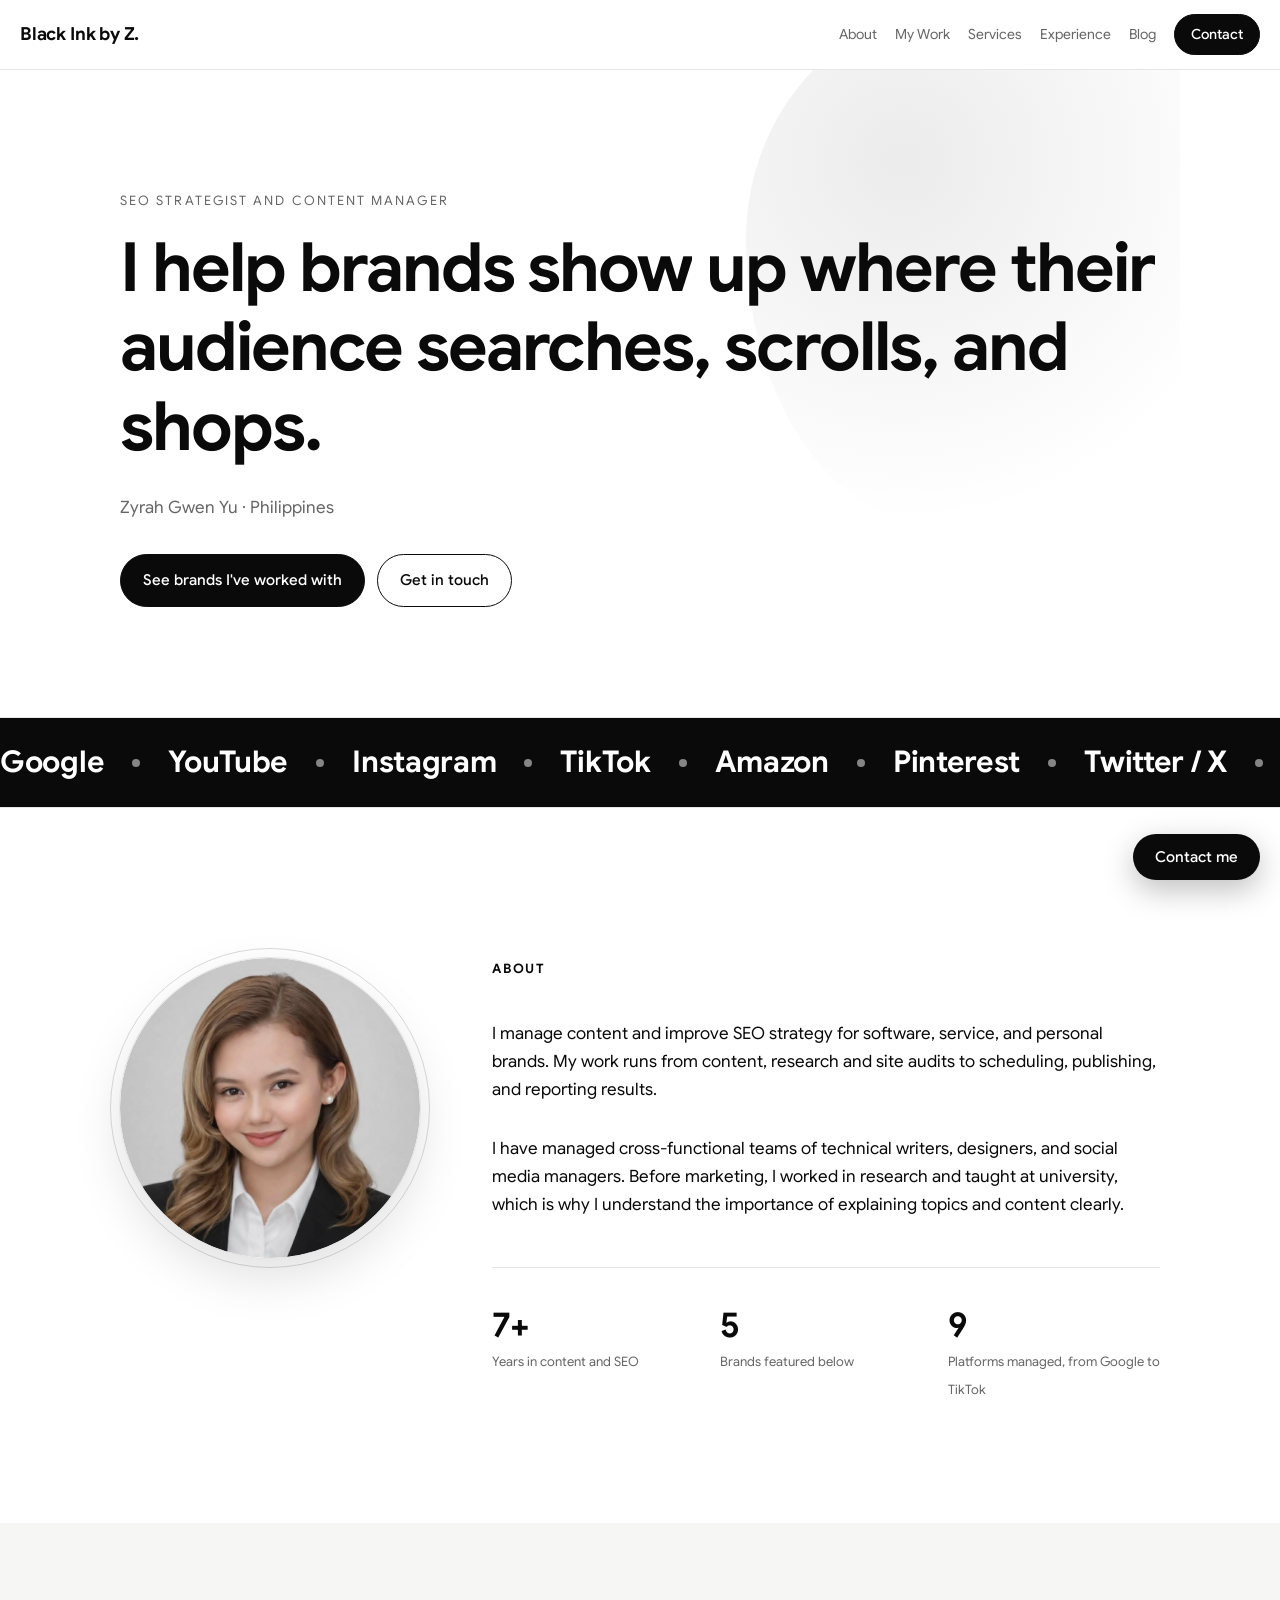
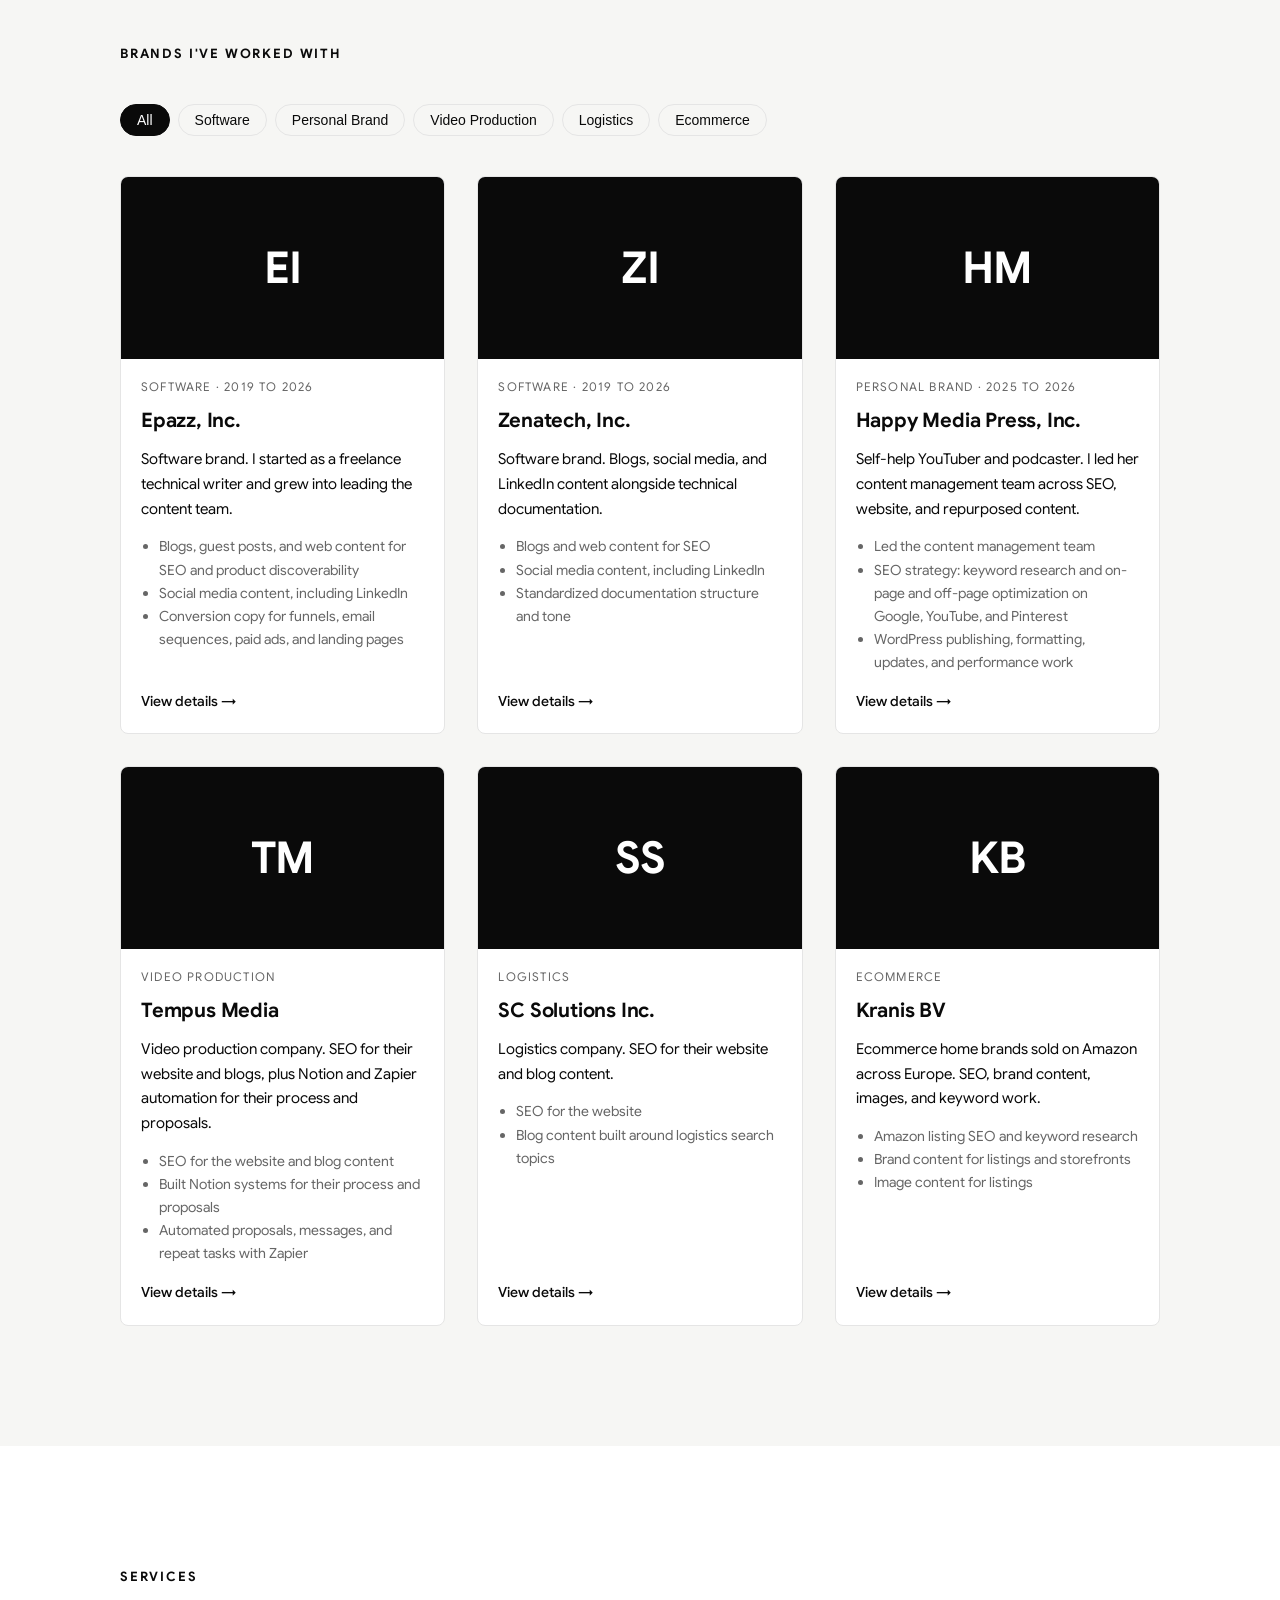
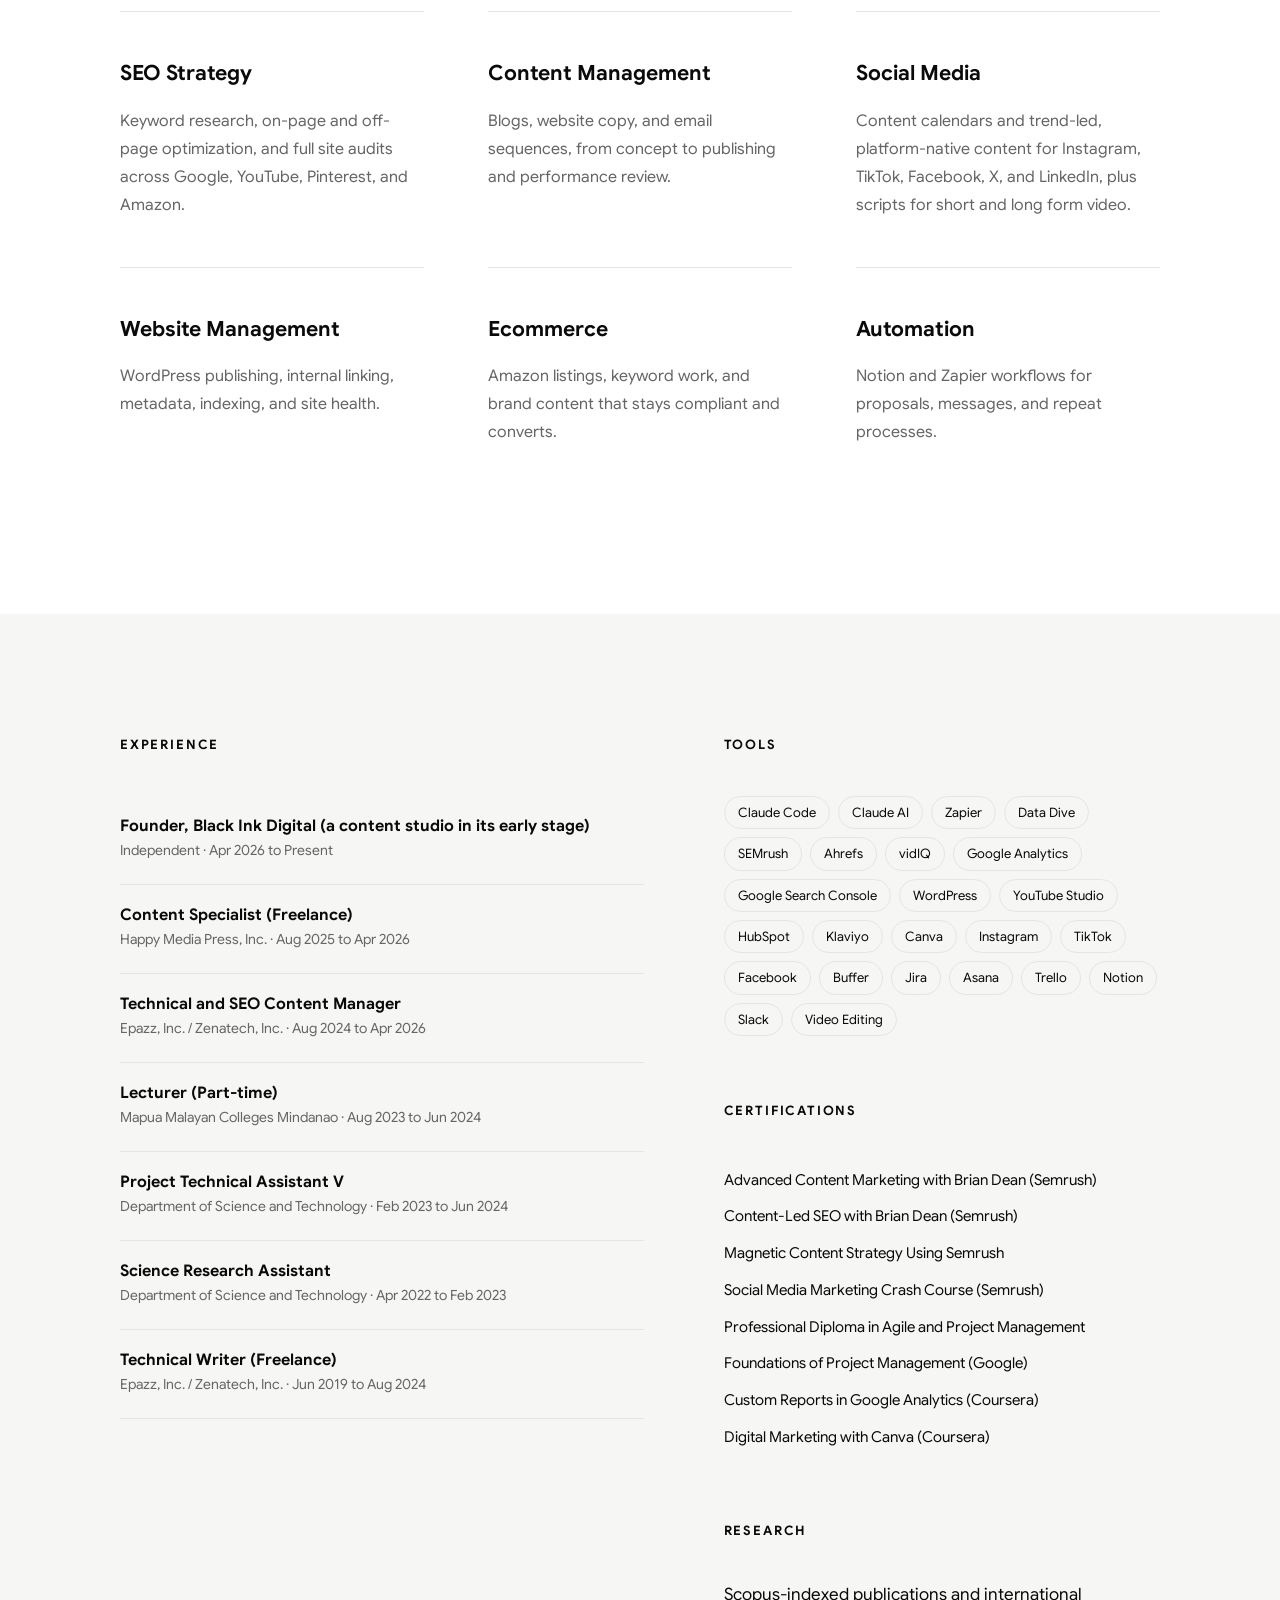
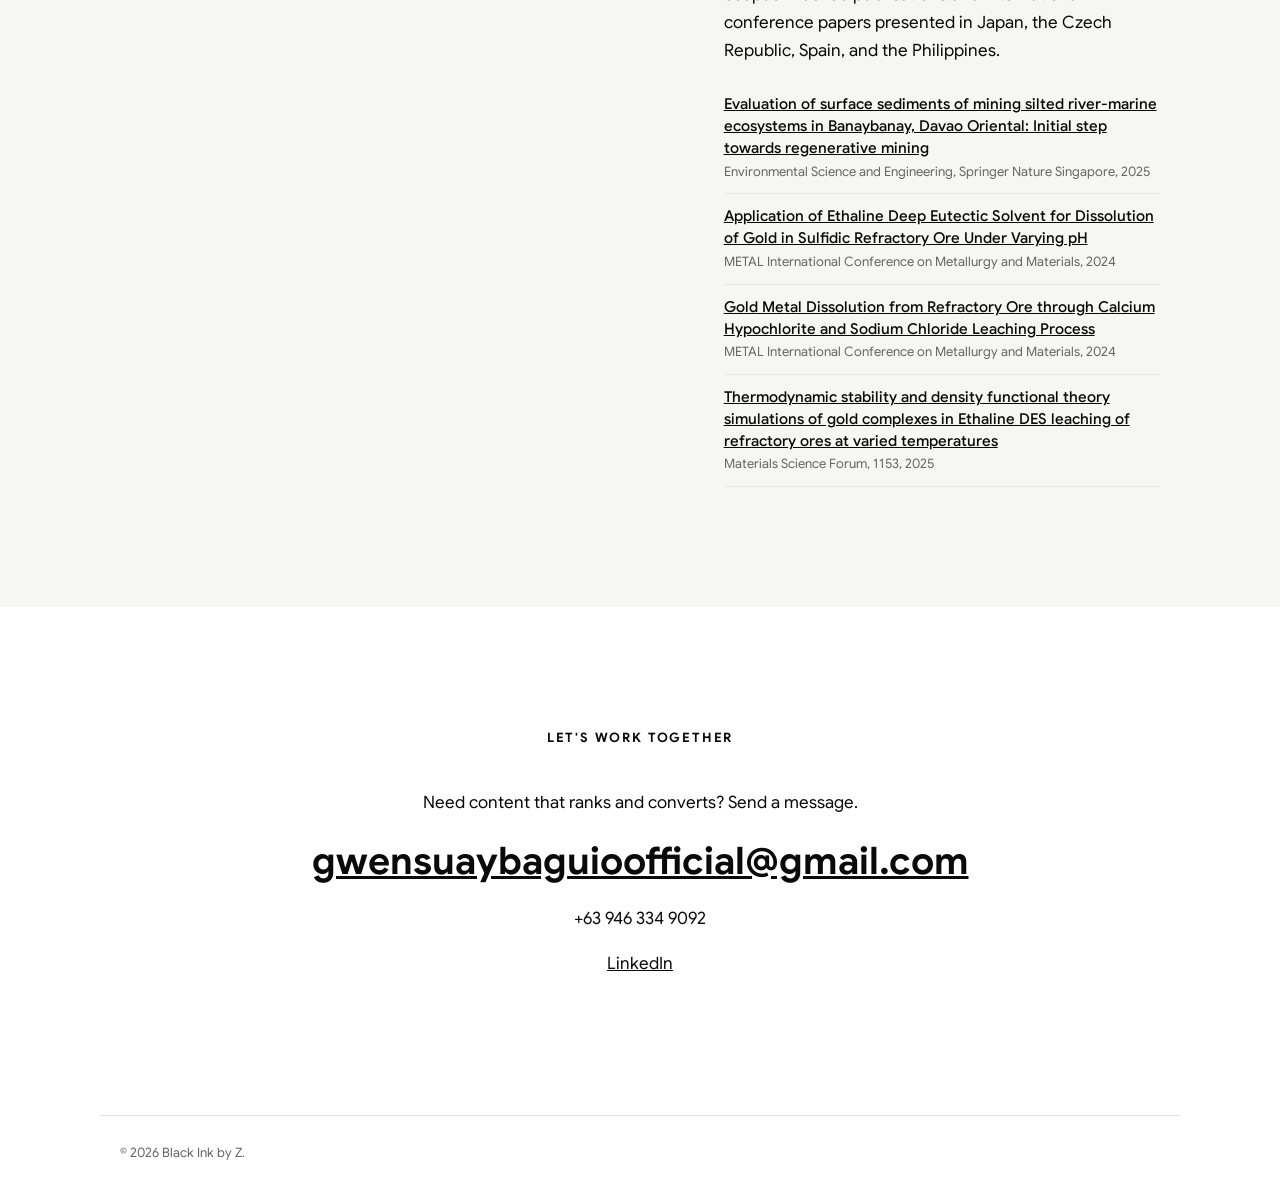
<file: index.html>
<!doctype html>
<html lang="en">
<head>
<meta charset="utf-8">
<meta name="viewport" content="width=device-width, initial-scale=1">
<title>Black Ink by Z. | SEO Strategist and Content Manager</title>
<meta name="description" content="Zyrah Gwen Suaybaguio: SEO strategist and content manager. Brands worked with, services, and experience.">
<link rel="stylesheet" href="style.css?v=1791388113">
</head>
<body>
<header class="nav">
  <a class="logo" href="#top" id="logo"></a>
  <nav>
    <a href="#about">About</a>
    <a href="#work">My Work</a>
    <a href="#services">Services</a>
    <a href="#experience">Experience</a>
    <a id="blogLink" href="#" target="_blank" rel="noopener">Blog</a>
    <a class="btn small" href="#contact">Contact</a>
  </nav>
</header>

<main id="top">
  <section class="hero wrap">
    <div class="blob" aria-hidden="true"></div>
    <p class="eyebrow" id="role"></p>
    <h1 id="tagline"></h1>
    <p class="loc" id="loc"></p>
    <div class="cta"><a class="btn" href="#work">See brands I've worked with</a><a class="btn ghost" href="#contact">Get in touch</a></div>
  </section>

  <div class="marquee" aria-label="Platforms"><div class="track" id="marquee"></div></div>

  <section id="about" class="wrap about">
    <div class="photo" id="photo"></div>
    <div>
      <h2>About</h2>
      <div id="aboutText"></div>
      <div class="stats" id="stats"></div>
    </div>
  </section>

  <section id="work" class="band">
    <div class="wrap">
      <h2>Brands I've worked with</h2>
      <div class="filters" id="filters"></div>
      <div class="grid" id="brands"></div>
    </div>
  </section>

  <section id="services" class="wrap">
    <h2>Services</h2>
    <div class="grid3" id="services-grid"></div>
  </section>

  <section id="experience" class="band">
    <div class="wrap two">
      <div><h2>Experience</h2><ul class="timeline" id="timeline"></ul></div>
      <div>
        <h2>Tools</h2><div class="chips" id="tools"></div>
        <h2 class="mt">Certifications</h2><ul class="plain" id="certs"></ul>
        <h2 class="mt">Research</h2><p id="pubs"></p><ul class="pubs" id="pubList"></ul>
      </div>
    </div>
  </section>

  <section id="contact" class="wrap contact">
    <h2>Let's work together</h2>
    <p>Need content that ranks and converts? Send a message.</p>
    <p class="big"><a id="email"></a></p>
    <p id="phone"></p>
    <p><a id="linkedin" target="_blank" rel="noopener">LinkedIn</a></p>
  </section>
</main>

<footer class="wrap foot"><span id="copy"></span></footer>
<script src="content.js?v=1791388955"></script>
<script src="script.js?v=1791388113"></script>
<script src="contact.js?v=1791388113"></script>
</body>
</html>
</file>
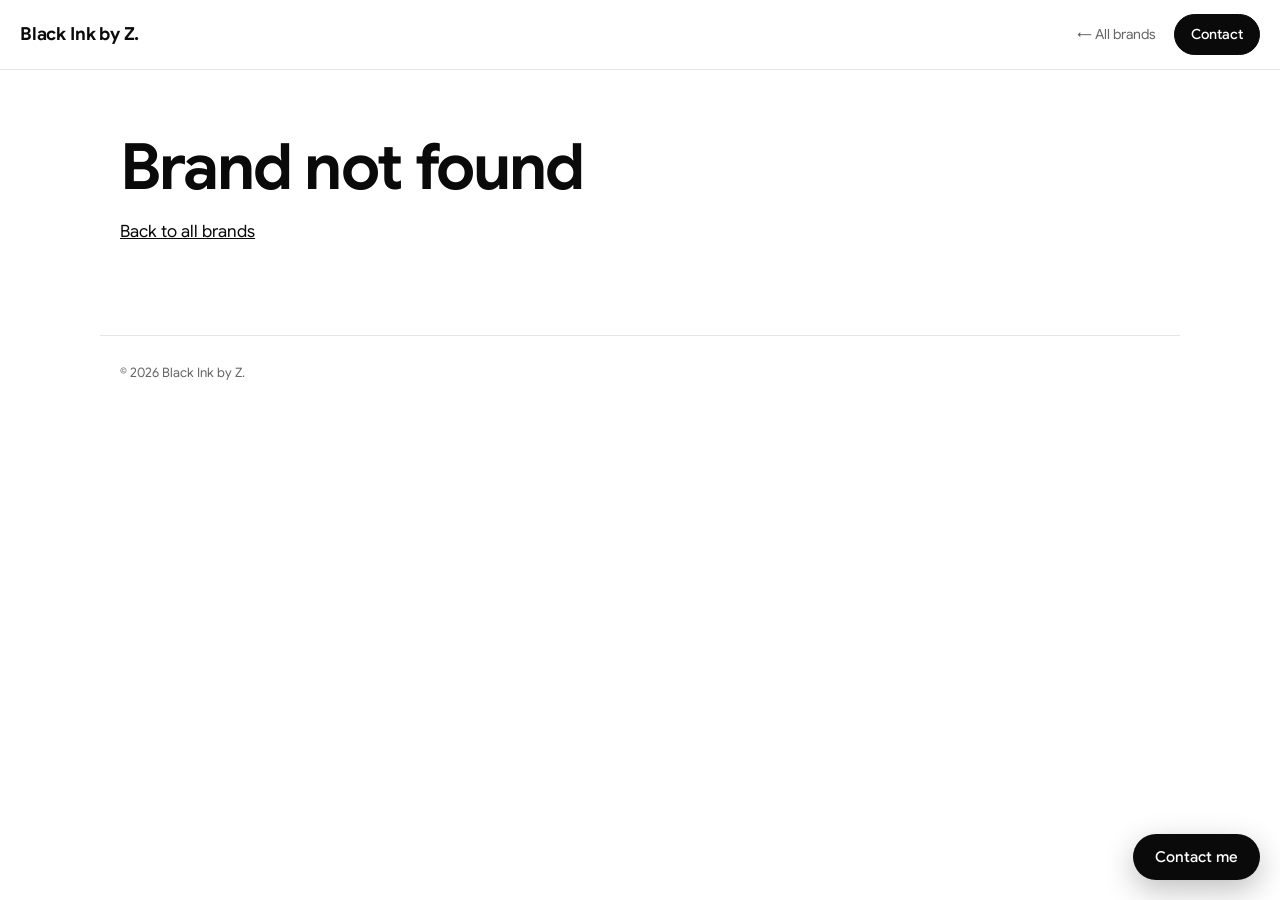
<file: brand.html>
<!doctype html>
<html lang="en">
<head>
<meta charset="utf-8">
<meta name="viewport" content="width=device-width, initial-scale=1">
<title>Brand | Black Ink by Z.</title>
<link rel="stylesheet" href="style.css?v=1791388113">
</head>
<body>
<header class="nav">
  <a class="logo" href="index.html" id="logo"></a>
  <nav><a href="index.html#work">&larr; All brands</a><a class="btn small" href="index.html#contact">Contact</a></nav>
</header>
<main id="page" class="wrap brandpage"></main>
<footer class="wrap foot"><span id="copy"></span></footer>
<script src="content.js?v=1791388955"></script>
<script src="brand.js?v=1791388113"></script>
<script src="contact.js?v=1791388113"></script>
</body>
</html>
</file>
<file: style.css>
@font-face{font-family:"Google Sans";src:url(fonts/GoogleSans-Regular.ttf) format("truetype");font-weight:400;font-style:normal;font-display:swap}
@font-face{font-family:"Google Sans";src:url(fonts/GoogleSans-Italic.ttf) format("truetype");font-weight:400;font-style:italic;font-display:swap}
@font-face{font-family:"Google Sans";src:url(fonts/GoogleSans-Medium.ttf) format("truetype");font-weight:500 600;font-style:normal;font-display:swap}
@font-face{font-family:"Google Sans";src:url(fonts/GoogleSans-Bold.ttf) format("truetype");font-weight:700 900;font-style:normal;font-display:swap}
:root{--bg:#fff;--fg:#0a0a0a;--mute:#666;--line:#e5e5e5;--band:#f6f6f4;--card:#fff}
@media(prefers-color-scheme:dark){:root{--bg:#0a0a0a;--fg:#f5f5f2;--mute:#9a9a9a;--line:#262626;--band:#121212;--card:#171717}}
*{box-sizing:border-box}
html{scroll-behavior:smooth}
body{margin:0;background:var(--bg);color:var(--fg);font:17px/1.65 "Google Sans",system-ui,-apple-system,"Segoe UI",sans-serif}
a{color:inherit}
.wrap{max-width:1080px;margin:0 auto;padding:0 20px}
section{padding:72px 0}
h2{font-size:13px;letter-spacing:.14em;text-transform:uppercase;margin:0 0 24px;font-weight:700}
h2.mt{margin-top:40px}

.nav{position:sticky;top:0;z-index:10;display:flex;justify-content:space-between;align-items:center;gap:16px;padding:14px 20px;background:var(--bg);border-bottom:1px solid var(--line)}
.logo{font-weight:800;text-decoration:none;font-size:18px;letter-spacing:-.01em}
nav{display:flex;gap:18px;align-items:center;flex-wrap:wrap;justify-content:flex-end}
nav a{text-decoration:none;font-size:14px;color:var(--mute)}
nav a:hover{color:var(--fg)}
.btn{display:inline-block;background:var(--fg);color:var(--bg);padding:13px 22px;border-radius:999px;text-decoration:none;font-weight:600;font-size:15px;border:1.5px solid var(--fg)}
.btn.ghost{background:transparent;color:var(--fg)}
.btn.small{padding:8px 16px;font-size:14px;color:var(--bg)}
nav a.btn.small:hover{color:var(--bg)}

.hero{padding:110px 20px 80px}
.eyebrow{text-transform:uppercase;letter-spacing:.16em;font-size:13px;color:var(--mute);margin:0 0 20px}
.hero h1{font-size:clamp(38px,7vw,78px);line-height:1.05;letter-spacing:-.03em;margin:0 0 24px;max-width:14em;font-weight:800}
.loc{color:var(--mute);margin:0 0 32px}
.cta{display:flex;gap:12px;flex-wrap:wrap}

.about{display:grid;grid-template-columns:300px 1fr;gap:48px;align-items:start}
.photo{aspect-ratio:4/5;background:var(--band);border:1px solid var(--line);border-radius:6px;overflow:hidden;display:grid;place-items:center;color:var(--mute);font:14px "Google Sans",system-ui}
.photo img{width:100%;height:100%;object-fit:cover}
.stats{display:grid;grid-template-columns:repeat(3,1fr);gap:16px;margin-top:32px;border-top:1px solid var(--line);padding-top:24px}
.stats b{display:block;font:800 34px "Google Sans",system-ui;letter-spacing:-.02em}
.stats span{font:13px/1.3 "Google Sans",system-ui;color:var(--mute)}

.band{background:var(--band)}
.filters{display:flex;gap:8px;flex-wrap:wrap;margin-bottom:28px}
.filters button{border:1.5px solid var(--line);background:transparent;color:var(--fg);padding:7px 16px;border-radius:999px;font-size:14px;cursor:pointer}
.filters button.on{background:var(--fg);color:var(--bg);border-color:var(--fg)}
.grid{display:grid;grid-template-columns:repeat(auto-fill,minmax(310px,1fr));gap:22px}
.card{background:var(--card);border:1px solid var(--line);border-radius:8px;overflow:hidden;display:flex;flex-direction:column}
.card .img{aspect-ratio:16/9;background:var(--fg);color:var(--bg);display:grid;place-items:center;font:800 44px "Google Sans",system-ui;letter-spacing:-.02em;overflow:hidden}
.card .img img{width:100%;height:100%;object-fit:cover}
.card .body{padding:20px;display:flex;flex-direction:column;gap:10px;flex:1}
.card h3{margin:0;font-size:20px;letter-spacing:-.01em}
.meta{font:12px "Google Sans",system-ui;text-transform:uppercase;letter-spacing:.1em;color:var(--mute)}
.card p{margin:0;font-size:15px}
.card ul{margin:4px 0 0;padding-left:18px;font-size:14px;color:var(--mute)}
.card a.visit{margin-top:auto;font:600 14px "Google Sans",system-ui}
.card.hide{display:none}

.grid3{display:grid;grid-template-columns:repeat(auto-fill,minmax(300px,1fr));gap:0;border-top:1px solid var(--line)}
.grid3>div{padding:28px 24px 28px 0;border-bottom:1px solid var(--line)}
.grid3 h3{margin:0 0 8px;font-size:19px}
.grid3 p{margin:0;color:var(--mute);font-size:15px}

.two{display:grid;grid-template-columns:1.2fr 1fr;gap:56px}
.timeline,.plain{list-style:none;margin:0;padding:0}
.timeline li{padding:14px 0;border-bottom:1px solid var(--line)}
.timeline b{display:block;font:700 16px "Google Sans",system-ui}
.timeline span{font-size:14px;color:var(--mute)}
.plain li{padding:6px 0;font-size:15px}
.chips{display:flex;flex-wrap:wrap;gap:8px}
.chip{border:1.5px solid var(--line);border-radius:999px;padding:5px 13px;font-size:13px}

.contact{text-align:center;padding:96px 20px}
.contact .big{font:700 clamp(22px,4vw,38px) "Google Sans",system-ui;margin:20px 0}
.foot{padding:28px 20px;border-top:1px solid var(--line);font:13px "Google Sans",system-ui;color:var(--mute)}

@media(max-width:760px){
  .about,.two{grid-template-columns:1fr;gap:32px}
  .photo{max-width:280px}
  nav a:not(.btn){display:none}
  .hero{padding:64px 20px 48px}
  section{padding:52px 0}
}

/* motion */
.nav{transition:box-shadow .3s}.nav.scrolled{box-shadow:0 6px 24px rgba(0,0,0,.08)}
.hero{position:relative;overflow:hidden}
.hero>*:not(.blob){position:relative;z-index:1}
.blob{position:absolute;right:-8%;top:-10%;width:520px;height:520px;border-radius:42% 58% 63% 37%/45% 40% 60% 55%;background:radial-gradient(circle at 30% 30%,var(--fg),transparent 70%);opacity:.08;animation:morph 14s ease-in-out infinite;z-index:0}
@keyframes morph{0%,100%{border-radius:42% 58% 63% 37%/45% 40% 60% 55%;rotate:0deg}50%{border-radius:60% 40% 38% 62%/58% 62% 38% 42%;rotate:25deg}}
.w{display:inline-block;overflow:hidden;vertical-align:top;padding-bottom:.12em}
.w>span{display:inline-block;transform:translateY(110%);animation:rise .8s cubic-bezier(.2,.8,.2,1) forwards}
@keyframes rise{to{transform:none}}
.rv{opacity:0;transform:translateY(26px);transition:opacity .7s ease,transform .7s cubic-bezier(.2,.8,.2,1)}
.rv.in{opacity:1;transform:none}
.marquee{overflow:hidden;border-block:1px solid var(--line);padding:20px 0;background:var(--fg);color:var(--bg)}
.track{display:flex;gap:28px;align-items:center;width:max-content;animation:scroll 32s linear infinite;font-weight:700;font-size:clamp(20px,3vw,30px);letter-spacing:-.01em;white-space:nowrap}
.track i{width:8px;height:8px;border-radius:50%;background:currentColor;opacity:.5}
.marquee:hover .track{animation-play-state:paused}
@keyframes scroll{to{transform:translateX(-25%)}}
.card{transition:transform .35s cubic-bezier(.2,.8,.2,1),box-shadow .35s}
.card:hover{transform:translateY(-6px);box-shadow:0 18px 40px rgba(0,0,0,.14)}
.card .img img{transition:transform .6s}.card:hover .img img{transform:scale(1.06)}
.btn{transition:transform .25s,background .25s,color .25s}.btn:hover{transform:translateY(-2px) scale(1.03)}
.btn.ghost:hover{background:var(--fg);color:var(--bg)}
.chip{transition:background .25s,color .25s,transform .25s}.chip:hover{background:var(--fg);color:var(--bg);transform:translateY(-2px)}
.photo{transition:transform .5s}.photo:hover{transform:rotate(-1.5deg) scale(1.02)}
.grid3>div{transition:padding-left .3s}.grid3>div:hover{padding-left:12px}
@media(prefers-reduced-motion:reduce){*,*::before,*::after{animation:none!important;transition:none!important}.w>span{transform:none}.rv{opacity:1;transform:none}.track{width:auto;flex-wrap:wrap}}

/* round photo + paragraph spacing */
.photo{border-radius:50%;aspect-ratio:1/1;border:0;box-shadow:0 0 0 1px var(--line),0 20px 50px rgba(0,0,0,.12)}
.photo:hover{transform:scale(1.04) rotate(-2deg)}
#aboutText p{margin:0 0 1.4em}
#aboutText p:last-child{margin-bottom:0}

/* brand cards as links */
a.card{text-decoration:none;color:inherit}
.card .visit{margin-top:auto;padding-top:6px;font-weight:600;font-size:14px}
.card:hover .visit{text-decoration:underline}

/* publications */
.pubs{list-style:none;margin:16px 0 0;padding:0}
.pubs li{padding:12px 0;border-bottom:1px solid var(--line);font-size:15px;line-height:1.45}
.pubs li a{font-weight:600}
.pubs span{display:block;font-size:13px;color:var(--mute);margin-top:3px}

/* brand page */
.brandpage{padding-top:56px;padding-bottom:72px}
.bh{font-size:clamp(34px,6vw,64px);line-height:1.05;letter-spacing:-.03em;margin:8px 0 12px;font-weight:800}
.brole{color:var(--mute);margin:0 0 32px;font-size:18px}
.bhero{aspect-ratio:21/9;background:var(--fg);color:var(--bg);border-radius:8px;display:grid;place-items:center;font-size:72px;font-weight:800;overflow:hidden;margin-bottom:48px}
.bhero img{width:100%;height:100%;object-fit:cover}
.bcols{display:grid;grid-template-columns:1.6fr 1fr;gap:56px}
.bsec{margin-bottom:40px}
.bsec p{margin:0 0 1.2em}
.bul{margin:0;padding:0;list-style:none}
.bul li{padding:12px 0 12px 22px;border-bottom:1px solid var(--line);position:relative}
.bul li::before{content:"";position:absolute;left:0;top:1.35em;width:8px;height:8px;border-radius:50%;background:var(--fg)}
.blinks{display:flex;flex-direction:column;gap:10px;align-items:flex-start}
.gal{display:grid;grid-template-columns:repeat(auto-fill,minmax(220px,1fr));gap:12px}
.gal img{width:100%;border-radius:6px}
.bnav{display:flex;justify-content:space-between;gap:16px;border-top:1px solid var(--line);padding-top:24px;margin-top:24px;font-weight:600}
.bnav a{text-decoration:none}.bnav a:hover{text-decoration:underline}
@media(max-width:760px){.bcols{grid-template-columns:1fr;gap:8px}.bhero{aspect-ratio:16/9;font-size:48px}}

/* spacing after banner + floating photo */
#about{padding-top:104px}
.photo{animation:floaty 6s ease-in-out infinite}
@keyframes floaty{0%,100%{translate:0 0;rotate:0deg}50%{translate:0 -14px;rotate:1.5deg}}
.photo::after{content:"";position:absolute;inset:-10px;border-radius:50%;border:1.5px solid var(--fg);opacity:.15;animation:ring 4s ease-out infinite;pointer-events:none}
.photo{position:relative;overflow:visible}
.photo img{border-radius:50%}
@keyframes ring{0%{transform:scale(.96);opacity:.3}100%{transform:scale(1.12);opacity:0}}

/* contact popup */
.fab{position:fixed;right:20px;bottom:20px;z-index:20;background:var(--fg);color:var(--bg);border:0;border-radius:999px;padding:14px 22px;font:600 15px "Google Sans",system-ui;cursor:pointer;box-shadow:0 10px 30px rgba(0,0,0,.25);animation:pulse 3s ease-in-out infinite}
.fab:hover{transform:translateY(-2px)}
@keyframes pulse{0%,100%{box-shadow:0 10px 30px rgba(0,0,0,.25),0 0 0 0 rgba(128,128,128,.45)}50%{box-shadow:0 10px 30px rgba(0,0,0,.25),0 0 0 12px rgba(128,128,128,0)}}
.modal{position:fixed;inset:0;z-index:50;background:rgba(0,0,0,.55);display:grid;place-items:center;padding:20px;opacity:0;transition:opacity .25s}
.modal[hidden]{display:none}
.modal.show{opacity:1}
.mbox{position:relative;background:var(--bg);color:var(--fg);width:100%;max-width:480px;max-height:92vh;overflow:auto;border-radius:14px;padding:32px;transform:translateY(24px) scale(.97);transition:transform .3s cubic-bezier(.2,.8,.2,1)}
.modal.show .mbox{transform:none}
.mbox h3{margin:0 0 6px;font-size:26px;letter-spacing:-.02em}
.msub{margin:0 0 20px;color:var(--mute);font-size:15px}
.mx{position:absolute;top:12px;right:14px;border:0;background:none;color:var(--fg);font-size:30px;line-height:1;cursor:pointer}
.mbox label{display:block;font:600 13px "Google Sans",system-ui;margin-bottom:14px}
.mbox input,.mbox select,.mbox textarea{display:block;width:100%;margin-top:6px;padding:11px 12px;border:1.5px solid var(--line);border-radius:8px;background:var(--bg);color:var(--fg);font:400 16px "Google Sans",system-ui}
.mbox input:focus,.mbox select:focus,.mbox textarea:focus{outline:none;border-color:var(--fg)}
.mbox .btn{width:100%;cursor:pointer;margin-top:4px}
.mmsg{min-height:1.4em;margin:12px 0 0;font-size:14px;color:var(--mute)}
.noscroll{overflow:hidden}

/* fix: .wrap overrode section padding, so sections had no vertical space */
section.wrap{padding-top:88px;padding-bottom:88px}
section.hero{padding-top:110px;padding-bottom:80px}
#about{padding-top:112px}
.photo{width:100%;max-width:300px;aspect-ratio:1/1;display:block;background:none}
.photo img{display:block;width:100%;height:auto;aspect-ratio:1/1;object-fit:cover;border-radius:50%}
.contact{padding-top:104px;padding-bottom:104px}
@media(max-width:760px){section.wrap{padding-top:56px;padding-bottom:56px}#about{padding-top:72px}.photo{margin:0 auto}}

/* roomier spacing */
section{padding-top:120px;padding-bottom:120px}
section.wrap{padding-top:120px;padding-bottom:120px}
section.hero{padding-top:120px;padding-bottom:110px}
#about{padding-top:150px}
h2{margin-bottom:40px}
.grid{gap:32px}
.filters{margin-bottom:40px}
.about{gap:72px}
.stats{margin-top:48px;padding-top:36px}
#aboutText p{margin-bottom:1.8em}
.grid3>div{padding:36px 28px 36px 0}
.timeline li{padding:20px 0}
.two{gap:80px}
h2.mt{margin-top:64px}
.contact{padding-top:140px;padding-bottom:140px}
@media(max-width:760px){section,section.wrap{padding-top:80px;padding-bottom:80px}section.hero{padding-top:72px;padding-bottom:64px}#about{padding-top:100px}.about{gap:48px}.two{gap:56px}}

/* services spacing + longer tagline */
.hero h1{font-size:clamp(34px,6vw,68px);max-width:16em}
#services .grid3{column-gap:64px;border-top:0}
#services .grid3>div{padding:44px 0 48px;border-top:1px solid var(--line);border-bottom:0}
#services .grid3 h3{margin:0 0 16px;font-size:21px}
#services .grid3 p{line-height:1.75;font-size:16px}
#services .grid3>div:hover{padding-left:0}
#services h2{margin-bottom:24px}
</file>
